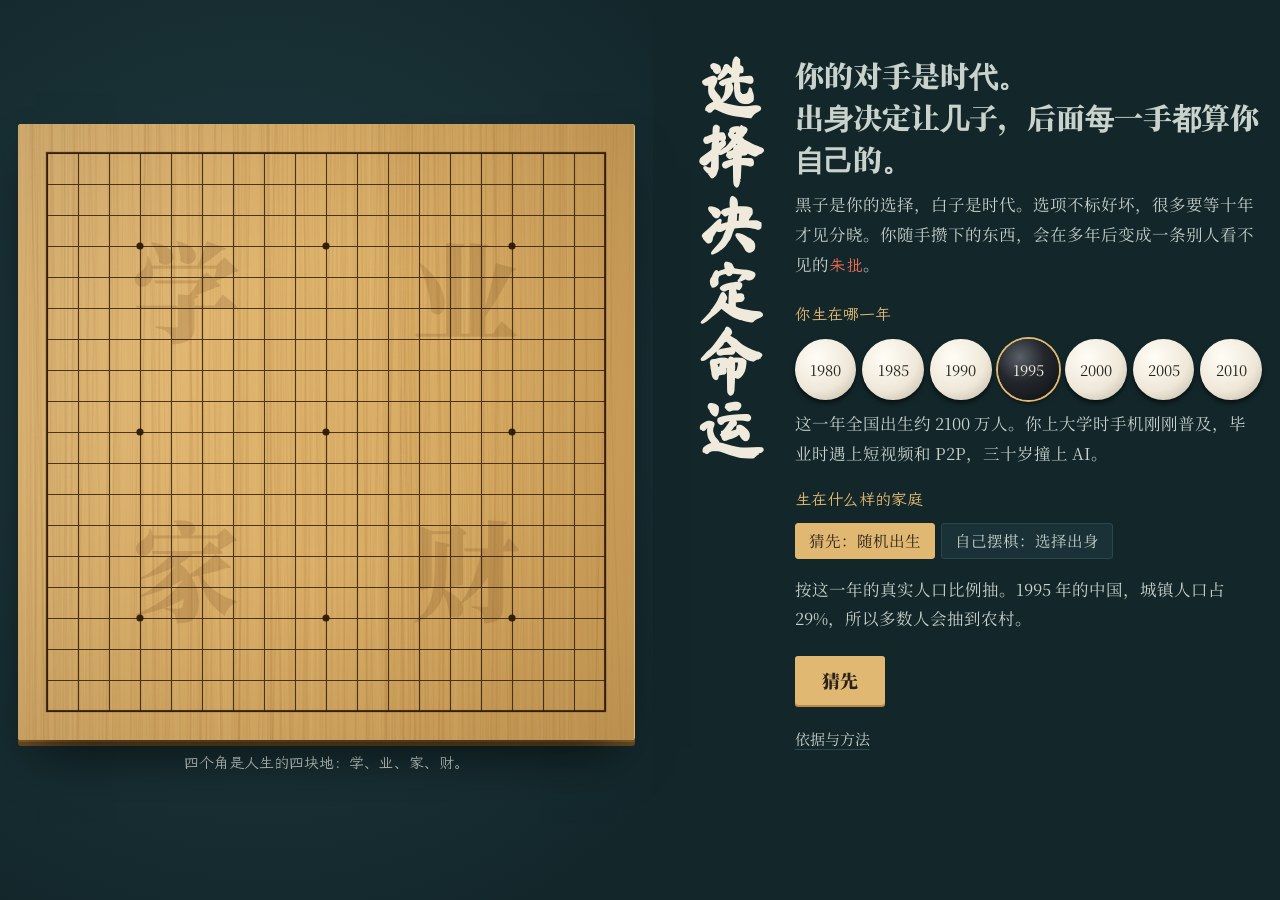
<file: index.html>
<!doctype html>
<html lang="zh-CN">
<head>
<meta charset="utf-8">
<meta name="viewport" content="width=device-width, initial-scale=1, viewport-fit=cover">
<title>选择决定命运</title>
<meta name="description" content="一局围棋式的人生模拟：选一个出生年份和家庭，用认知和积累对抗时代。黑子是你的选择，白子是时代。">
<meta property="og:title" content="选择决定命运">
<meta property="og:description" content="出身决定让几子，后面每一手都算你自己的。一局围棋式的人生模拟，1980 到 2010 年出生。">
<meta property="og:image" content="assets/og.jpg">
<meta name="theme-color" content="#13272b">
<link rel="icon" href="assets/favicon.svg" type="image/svg+xml">
<link rel="stylesheet" href="assets/css/fonts.css">
<link rel="stylesheet" href="assets/css/app.css">
<style>:root{padding-top:env(safe-area-inset-top,0px);padding-bottom:env(safe-area-inset-bottom,0px)}</style>
</head>
<body>
<div id="app"></div>
<noscript><p style="padding:24px">这个游戏需要启用 JavaScript。</p></noscript>
<script src="assets/js/series.js"></script>
<script src="assets/js/engine.js"></script>
<script src="assets/js/content/01-child.js"></script>
<script src="assets/js/content/02-school.js"></script>
<script src="assets/js/content/03-era-a.js"></script>
<script src="assets/js/content/04-era-b.js"></script>
<script src="assets/js/content/05-era-c.js"></script>
<script src="assets/js/content/06-life.js"></script>
<script src="assets/js/content/07-future.js"></script>
<script src="assets/js/content/08-city.js"></script>
<script src="assets/js/board.js"></script>
<script src="assets/js/ui.js"></script>
</body>
</html>
</file>
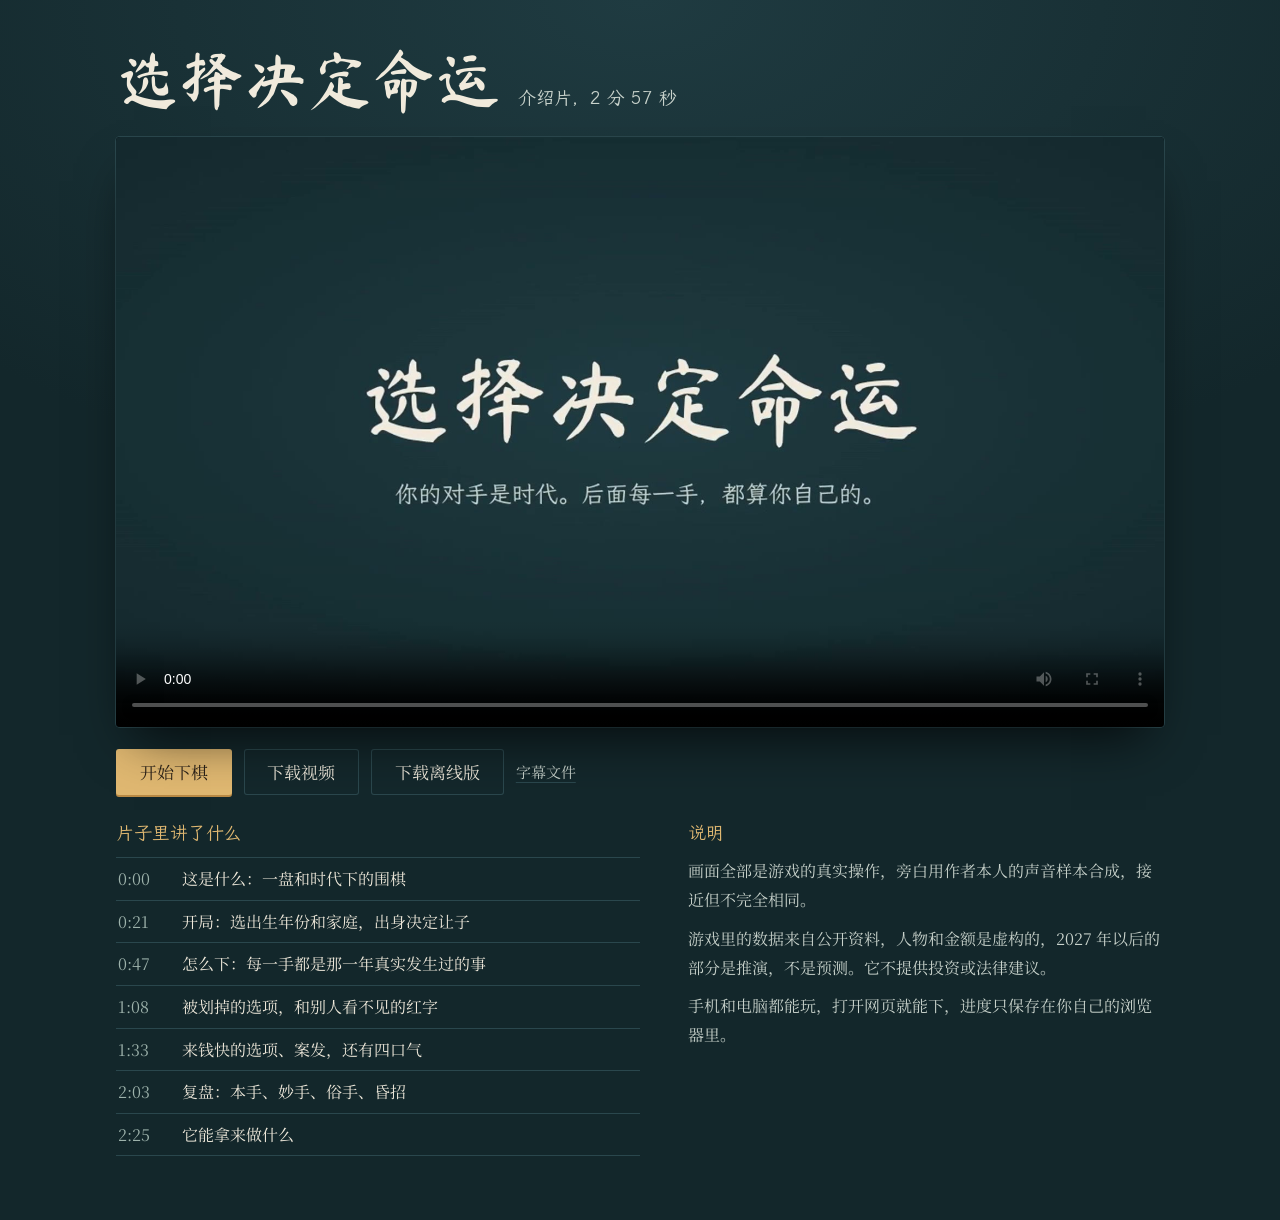
<file: video.html>
<!doctype html>
<html lang="zh-CN">
<head>
<meta charset="utf-8">
<meta name="viewport" content="width=device-width, initial-scale=1, viewport-fit=cover">
<title>选择决定命运 介绍片</title>
<meta name="description" content="《选择决定命运》介绍片，2 分 57 秒：怎么开局、怎么下、红字和红线、复盘，以及它能拿来做什么。">
<meta property="og:title" content="选择决定命运 介绍片">
<meta property="og:description" content="出身决定让几子，后面每一手都算你自己的。2 分 57 秒看懂这局棋怎么下。">
<meta property="og:image" content="video/poster.jpg">
<meta name="theme-color" content="#13272b">
<link rel="icon" href="assets/favicon.svg" type="image/svg+xml">
<link rel="stylesheet" href="assets/css/fonts.css">
<style>
:root{--room:#13272b;--room-2:#1a3237;--room-3:#2a474d;--shell:#f0eadc;--shell-2:#c9d3cc;--shell-3:#9db2ab;--kaya:#e0b871;--kaya-2:#b98a45;--ink:#2a2118;--zhu:#ec6a52;
  --f-body:"XZ Serif","Noto Serif SC","Songti SC","STSong","SimSun",serif;--f-note:"XZ Kai","LXGW WenKai","Kaiti SC","STKaiti","KaiTi",serif;--f-brush:"XZ Brush","Kaiti SC","STKaiti","KaiTi",serif;
  padding-top:env(safe-area-inset-top,0px);padding-bottom:env(safe-area-inset-bottom,0px)}
*{box-sizing:border-box}
[hidden]{display:none!important}
html,body{margin:0}
body{background:radial-gradient(120% 70% at 50% 0,#1f3b41 0,var(--room) 60%);background-color:var(--room);color:var(--shell);font-family:var(--f-body);font-size:17px;line-height:1.8;min-height:100vh}
main{max-width:1080px;margin:0 auto;padding-block:clamp(24px,5vh,56px) 64px;padding-left:max(16px,env(safe-area-inset-left,0px));padding-right:max(16px,env(safe-area-inset-right,0px));display:flex;flex-direction:column;gap:22px}
header{display:flex;align-items:baseline;gap:18px;flex-wrap:wrap}
h1{margin:0;font-family:var(--f-brush);font-weight:400;font-size:clamp(40px,6vw,64px);line-height:1.1}
header p{margin:0;font-family:var(--f-note);font-size:18px;color:var(--shell-2)}
.player{position:relative;border-radius:4px;overflow:hidden;box-shadow:0 26px 50px -18px #000b,0 0 0 1px var(--room-3);background:#000}
video{display:block;width:100%;height:auto;aspect-ratio:16/9;max-width:100%}
.act{display:flex;flex-wrap:wrap;gap:12px;align-items:center}
.go{display:inline-flex;align-items:center;gap:.5em;background:var(--kaya);color:var(--ink);font-weight:700;font-size:17px;line-height:1.3;padding:.7em 1.4em;border-radius:3px;box-shadow:0 2px 0 var(--kaya-2);text-decoration:none}
.go:hover{background:#ebc681}
.go.alt{background:transparent;color:var(--shell);box-shadow:inset 0 0 0 1px var(--room-3)}
.go.alt:hover{box-shadow:inset 0 0 0 1px var(--kaya)}
.link{color:var(--shell-2);font-size:15px;text-underline-offset:4px;text-decoration-color:var(--room-3)}
.cols{display:grid;grid-template-columns:minmax(0,1.1fr) minmax(0,1fr);gap:clamp(20px,4vw,48px)}
h2{margin:0 0 8px;font-family:var(--f-note);font-weight:400;font-size:18px;color:var(--kaya)}
ol{list-style:none;margin:0;padding:0}
ol li{border-top:1px solid var(--room-3)}
ol li:last-child{border-bottom:1px solid var(--room-3)}
ol button{all:unset;cursor:pointer;display:grid;grid-template-columns:3.4em minmax(0,1fr);gap:10px;width:100%;padding:8px 2px;font-size:16px;line-height:1.6}
ol button:hover span:last-child{color:#fff}
ol button:focus-visible{outline:2px solid var(--kaya);outline-offset:2px}
ol time{color:var(--shell-3);font-variant-numeric:tabular-nums}
.note p{margin:0 0 10px;color:var(--shell-2);font-size:16px}
@media (max-width:760px){.cols{grid-template-columns:minmax(0,1fr)}}
</style>
</head>
<body>
<main>
  <header><h1>选择决定命运</h1><p>介绍片，2 分 57 秒</p></header>
  <div class="player"><video id="v" controls playsinline preload="metadata" poster="video/poster.jpg" src="video/xuanze-jueding-mingyun.mp4"></video></div>
  <div class="act">
    <a class="go" href="index.html">开始下棋</a>
    <a class="go alt" href="video/xuanze-jueding-mingyun.mp4" download>下载视频</a>
    <a class="go alt" href="download/xuanze-jueding-mingyun-site.zip" download>下载离线版</a>
    <a class="link" href="video/xuanze-jueding-mingyun.srt" download>字幕文件</a>
  </div>
  <div class="cols">
    <section><h2>片子里讲了什么</h2><ol id="ch">
      <li><button data-t="0"><time>0:00</time><span>这是什么：一盘和时代下的围棋</span></button></li>
      <li><button data-t="21.4"><time>0:21</time><span>开局：选出生年份和家庭，出身决定让子</span></button></li>
      <li><button data-t="47.3"><time>0:47</time><span>怎么下：每一手都是那一年真实发生过的事</span></button></li>
      <li><button data-t="67.7"><time>1:08</time><span>被划掉的选项，和别人看不见的红字</span></button></li>
      <li><button data-t="92.8"><time>1:33</time><span>来钱快的选项、案发，还有四口气</span></button></li>
      <li><button data-t="123.2"><time>2:03</time><span>复盘：本手、妙手、俗手、昏招</span></button></li>
      <li><button data-t="145.1"><time>2:25</time><span>它能拿来做什么</span></button></li>
    </ol></section>
    <section class="note"><h2>说明</h2>
      <p>画面全部是游戏的真实操作，旁白用作者本人的声音样本合成，接近但不完全相同。</p>
      <p>游戏里的数据来自公开资料，人物和金额是虚构的，2027 年以后的部分是推演，不是预测。它不提供投资或法律建议。</p>
      <p>手机和电脑都能玩，打开网页就能下，进度只保存在你自己的浏览器里。</p>
    </section>
  </div>
</main>
<script>
document.querySelectorAll('#ch button').forEach(b => b.addEventListener('click', () => { const v = document.getElementById('v'); v.currentTime = +b.dataset.t; v.play().catch(() => {}); }));
</script>
</body>
</html>
</file>
<file: assets/css/fonts.css>
/* 按游戏实际用字裁剪的字体，全部 SIL Open Font License 1.1，见 ../fonts/README.md */
@font-face{font-family:"XZ Serif";src:url(../fonts/serif.woff2) format("woff2");font-weight:400 700;font-display:swap}
@font-face{font-family:"XZ Disp";src:url(../fonts/disp.woff2) format("woff2");font-weight:700 900;font-display:swap}
@font-face{font-family:"XZ Kai";src:url(../fonts/kai.woff2) format("woff2");font-weight:400;font-display:swap}
@font-face{font-family:"XZ Brush";src:url(../fonts/brush.woff2) format("woff2");font-weight:400;font-display:swap}
</file>
<file: assets/css/app.css>
/* 棋室：青黛色的房间，榧木棋盘是唯一的大色块。朱砂只用来批注。左边是棋盘，右边是棋评。 */
:root{
  color-scheme:dark;
  --room:#13272b;--room-2:#1a3237;--room-3:#2a474d;
  --shell:#f0eadc;--shell-2:#c9d3cc;--shell-3:#9db2ab;
  --kaya:#e0b871;--kaya-2:#b98a45;--slate:#15181b;
  --zhu:#ec6a52;--zhu-deep:#b8291e;--paper:#e9dfc9;--ink:#2a2118;
  --sys:#e8705f;--fam:#79a9e6;--sex:#c79be0;--time:#b4b8ad;
  --f-disp:"XZ Disp","Noto Serif SC","Songti SC","STSong","SimSun",serif;
  --f-body:"XZ Serif","Noto Serif SC","Songti SC","STSong","SimSun",serif;
  --f-note:"XZ Kai","LXGW WenKai","Kaiti SC","STKaiti","KaiTi",serif;
  --f-brush:"XZ Brush","Kaiti SC","STKaiti","KaiTi",serif;
}
*{box-sizing:border-box}
[hidden]{display:none!important}
html,body{height:100%}
body{margin:0;background:var(--room);color:var(--shell);font-family:var(--f-body);font-size:17px;line-height:1.85;-webkit-text-size-adjust:100%;font-variant-numeric:tabular-nums}
button{font:inherit;color:inherit;background:none;border:0;padding:0;cursor:pointer;text-align:left}
h1,h2,h3,p,ul,ol{margin:0;padding:0}
ul,ol{list-style:none}
:focus-visible{outline:2px solid var(--kaya);outline-offset:3px}
.sr{position:absolute;width:1px;height:1px;overflow:hidden;clip:rect(0 0 0 0)}
#app{min-height:100%}

/* 主按钮：一块木头 */
.go{display:inline-flex;align-items:center;gap:.6em;background:var(--kaya);color:var(--ink);font-family:var(--f-disp);font-weight:700;font-size:18px;line-height:1.3;padding:.72em 1.5em;border-radius:3px;box-shadow:0 2px 0 var(--kaya-2);transition:transform .08s,box-shadow .08s}
.go:hover{background:#ebc681}
.go:active{transform:translateY(2px);box-shadow:none}
.go[disabled]{opacity:.45;cursor:default}
.link{color:var(--shell-2);font-size:15px;text-decoration:underline;text-underline-offset:4px;text-decoration-color:var(--room-3)}
.link:hover{color:var(--shell);text-decoration-color:var(--kaya)}

/* ---------- 版式：棋盘 + 棋评 ---------- */
.stage{display:grid;grid-template-columns:minmax(0,1.04fr) minmax(0,1fr);min-height:100%}
.left{position:sticky;top:0;height:100dvh;display:flex;flex-direction:column;justify-content:center;align-items:center;gap:12px;padding-block:18px;padding-left:max(18px,env(safe-area-inset-left,0px));padding-right:18px;background:radial-gradient(120% 90% at 40% 45%,#1f3b41 0,var(--room) 70%)}
.band{width:min(100%,calc(100dvh - 128px));aspect-ratio:1;position:relative;box-shadow:0 26px 50px -18px #000b,0 2px 0 #8a6530,0 6px 0 #6e4e23;border-radius:3px;overflow:hidden;background:var(--kaya)}
.band canvas{display:block}
.right{min-width:0;padding-block:clamp(26px,6vh,64px) 64px;padding-left:clamp(18px,3.4vw,52px);padding-right:max(18px,env(safe-area-inset-right,0px));display:flex;flex-direction:column}
.right>*{width:100%;max-width:640px}
.cap{width:min(100%,calc(100dvh - 128px));min-height:1.6em;font-family:var(--f-note);font-size:15px;line-height:1.5;color:var(--shell-2);text-align:center}
.cap b{color:var(--shell);font-weight:400}

/* 局面信息 */
.hud{width:min(100%,calc(100dvh - 128px));display:grid;grid-template-columns:auto repeat(3,minmax(0,1fr)) auto;gap:0 18px;align-items:center;font-size:14px;line-height:1.35}
.hud .who{min-width:0;overflow:hidden;font-family:var(--f-note)}
.hud .who b{display:block;font-weight:400;font-size:17px;color:var(--shell);white-space:nowrap}
.hud .who span{display:block;color:var(--shell-3);font-size:13px;white-space:nowrap;overflow:hidden;text-overflow:ellipsis}
.hud .st{min-width:0}
.hud .st span{display:block;color:var(--shell-3);font-size:12.5px}
.hud .st b{display:block;font-weight:600;font-size:17px;white-space:nowrap;color:var(--shell)}
.qi{display:flex;flex-direction:column;align-items:center;gap:0}
.qi svg{width:70px;height:70px;display:block}
.qi svg text{font-family:var(--f-note);font-size:10px;fill:var(--shell-2);text-anchor:middle;dominant-baseline:central}
.hud .tools{display:none}
.tools{display:flex;gap:12px;align-items:center;justify-content:flex-end;font-size:14px}
.tb{display:flex;justify-content:space-between;align-items:center;gap:12px;margin-bottom:clamp(14px,3vh,26px);font-size:14px;color:var(--shell-3)}
.tb .mv{font-family:var(--f-note);font-size:15px}

/* ---------- 一手棋 ---------- */
.turn{display:grid;grid-template-columns:auto minmax(0,1fr);gap:clamp(14px,2.2vw,30px);align-items:start}
.yr{writing-mode:vertical-rl;font-family:var(--f-disp);font-weight:900;font-size:clamp(34px,3.4vw,46px);line-height:1;letter-spacing:.04em;color:var(--kaya);display:flex;flex-direction:row;gap:.28em;align-items:flex-start;user-select:none}
.yr small{font-family:var(--f-note);font-weight:400;font-size:15px;letter-spacing:.14em;color:var(--shell-3);writing-mode:vertical-rl}
.yr.fut b{color:transparent;-webkit-text-stroke:1.2px var(--kaya)}
.yr b{font-weight:900}
.body{min-width:0;display:flex;flex-direction:column;gap:16px}
.ttl{font-family:var(--f-disp);font-weight:900;font-size:clamp(26px,2.6vw,33px);line-height:1.3;text-wrap:balance}
.tag{display:inline-block;margin-left:.6em;font-family:var(--f-note);font-weight:400;font-size:13px;letter-spacing:.06em;color:var(--kaya);border:1px dashed var(--kaya-2);padding:0 .5em;border-radius:2px;vertical-align:.3em}
.txt{display:flex;flex-direction:column;gap:.5em;font-size:18px;line-height:1.9;color:var(--shell)}

.doc{background:var(--paper);color:var(--ink);padding:14px 18px;border-radius:2px;font-size:16px;line-height:1.75;box-shadow:0 10px 20px -14px #000}
.doc h4{margin:0 0 6px;font-weight:400;font-size:13.5px;color:#6d5a3f;font-family:var(--f-note)}
.doc p+p{margin-top:.4em}
.quiz{display:flex;flex-direction:column;gap:10px}
.quiz .q{font-family:var(--f-note);font-size:16.5px;color:var(--kaya);line-height:1.6}
.cl{display:block;width:100%;padding:6px 8px;margin-inline:-8px;border-radius:2px;line-height:1.6;color:inherit}
.cl+.cl{margin-top:2px}
.cl:hover:not([disabled]){background:#c9a96a44}
.cl[disabled]{cursor:default}
.cl.ok{background:#b8291e1f;box-shadow:inset 0 -2px 0 var(--zhu-deep);font-weight:600}
.cl.no{text-decoration:line-through;text-decoration-color:#6d5a3f;color:#6d5a3f}
.calc{display:grid;grid-template-columns:repeat(4,minmax(0,1fr));gap:8px}
.calc button{padding:10px 6px;text-align:center;border:1px solid var(--room-3);border-radius:3px;font-size:17px;background:var(--room-2)}
.calc button:hover:not([disabled]){border-color:var(--kaya)}
.calc button[disabled]{cursor:default;opacity:.55}
.calc button.ok{opacity:1;border-color:var(--zhu);color:var(--shell);box-shadow:inset 0 0 0 1px var(--zhu)}
.exp{font-family:var(--f-note);font-size:16px;line-height:1.7;color:var(--shell-2)}

.clock{display:flex;align-items:center;gap:12px;font-family:var(--f-note);font-size:15px;color:var(--zhu)}
.clock i{flex:1;height:3px;background:var(--room-3);overflow:hidden;display:block}
.clock i b{display:block;height:100%;background:var(--zhu);width:100%;transform-origin:left}
.clock em{font-style:normal;font-family:var(--f-brush);font-size:30px;line-height:1;min-width:1.2em;text-align:right;color:var(--zhu)}

.opts{display:flex;flex-direction:column}
.opt{position:relative;display:grid;grid-template-columns:30px minmax(0,1fr) auto;gap:10px;align-items:start;width:100%;padding:12px 2px;border-top:1px solid var(--room-3);line-height:1.6;font-size:17px;transition:color .15s}
.opts .opt:last-child{border-bottom:1px solid var(--room-3)}
.pt{position:relative;width:24px;height:24px;margin-top:2px;flex:none}
.pt::before,.pt::after{content:"";position:absolute;background:var(--shell-3);opacity:.55}
.pt::before{left:50%;top:0;bottom:0;width:1px}
.pt::after{top:50%;left:0;right:0;height:1px}
.pt i{position:absolute;z-index:1;inset:1px;border-radius:50%;transform:scale(.3);opacity:0;background:radial-gradient(circle at 36% 32%,#5a6068 0,#23272c 42%,#0d0f11 100%);transition:transform .12s,opacity .12s;box-shadow:0 2px 3px #0008}
.opt:hover:not([disabled]) .pt i,.opt:focus-visible .pt i{transform:scale(1);opacity:.5}
.opt.me .pt i{transform:scale(1);opacity:1}
.opt:hover:not([disabled]){color:#fff}
.opt[disabled]{cursor:default}
.opt.dim{color:var(--shell-3)}
.opt.dim .pt{opacity:.4}
.k{font-size:12.5px;color:var(--shell-3);font-family:var(--f-note);padding-top:4px}

.opt.lock{color:var(--shell-3)}
.opt.lock .s{position:relative}
.opt.lock .s u{text-decoration:none;background:linear-gradient(transparent 52%,var(--lc,var(--sys)) 52%,var(--lc,var(--sys)) 60%,transparent 60%)}
.by{font-family:var(--f-note);font-size:13px;padding:1px 7px;border-radius:2px;color:var(--ink);background:var(--lc,var(--sys));line-height:1.5;margin-top:3px;white-space:nowrap}
.why{grid-column:2/-1;font-family:var(--f-note);font-size:15px;color:var(--shell-2)}

.opt.zhu{color:var(--zhu);font-family:var(--f-note);font-size:18.5px}
.opt.zhu:hover:not([disabled]){color:#ff8a70}
.opt.zhu .s{display:block;animation:write .9s steps(26) both}
.opt.zhu small{display:block;font-size:14px;color:#e9a292;line-height:1.5;margin-top:2px}
@keyframes write{from{clip-path:inset(0 100% 0 0)}to{clip-path:inset(0 0 0 0)}}

.feed .opt{background:var(--room-2);border:0;border-radius:3px;margin-bottom:6px;padding:12px 12px;grid-template-columns:30px minmax(0,1fr) auto}
.feed.opts .opt:last-child{border-bottom:0}
.feed .s::before{content:"@热搜 ";font-family:var(--f-note);color:var(--kaya);font-size:14px}

.res{display:flex;flex-direction:column;gap:12px}
.res .out{font-family:var(--f-note);font-size:18.5px;line-height:1.8;color:var(--shell);display:flex;flex-direction:column;gap:.4em}
.delta{font-size:14.5px;color:var(--shell-3)}
.delta b{font-weight:600;color:var(--shell)}
.delta b.neg{color:var(--zhu)}
.seedn{font-family:var(--f-note);font-size:15px;color:var(--kaya)}
.pay{display:grid;grid-template-columns:auto minmax(0,1fr) auto;gap:10px;align-items:center;padding:12px 14px;background:#b8291e22;border-radius:3px;animation:pop .4s ease-out}
.pay .s0{font-family:var(--f-note);font-size:14.5px;color:var(--shell-2);grid-column:1/-1}
.pay .ln{height:2px;background:var(--zhu);transform-origin:left;animation:draw .9s .1s ease-out both}
.pay b{font-family:var(--f-disp);font-weight:900;font-size:19px;color:var(--zhu)}
.pay p{grid-column:1/-1;font-family:var(--f-note);font-size:17px;line-height:1.65;color:var(--shell)}
@keyframes draw{from{transform:scaleX(0)}}
@keyframes pop{from{transform:scale(.98);opacity:.2}}
.act{display:flex;gap:16px;align-items:center;flex-wrap:wrap;padding-top:6px}
.narr .act{padding-top:0}

/* ---------- 开局 ---------- */
.home{gap:22px}
.hero{display:grid;grid-template-columns:auto minmax(0,1fr);gap:clamp(16px,2.4vw,34px);align-items:start}
.logo{position:sticky;top:26px;writing-mode:vertical-rl;font-family:var(--f-brush);font-size:clamp(46px,5.2vw,68px);line-height:1.02;letter-spacing:.02em;color:var(--shell);user-select:none}
.hmain{min-width:0;display:flex;flex-direction:column;gap:20px}
.hero .say{display:flex;flex-direction:column;gap:10px}
.hero .big{font-family:var(--f-disp);font-weight:900;font-size:clamp(23px,2.3vw,29px);line-height:1.45;text-wrap:balance}
.hero p{color:var(--shell-2);font-size:16.5px;line-height:1.8}
.hero p em{font-style:normal;color:var(--zhu);font-family:var(--f-note)}
.sec{display:flex;flex-direction:column;gap:9px}
.sec h3{font-family:var(--f-note);font-weight:400;font-size:16px;color:var(--kaya)}
.years{display:grid;grid-template-columns:repeat(7,minmax(0,1fr));gap:6px}
.yb{aspect-ratio:1;border-radius:50%;display:flex;align-items:center;justify-content:center;font-weight:600;font-size:clamp(13px,1.15vw,16px);background:radial-gradient(circle at 36% 30%,#fffdf6 0,#efe8d9 58%,#bdb39f 100%);color:#23201a;box-shadow:0 3px 5px #0009;transition:transform .1s}
.yb:hover{transform:translateY(-2px)}
.yb[aria-pressed=true]{background:radial-gradient(circle at 36% 30%,#5a6068 0,#23272c 42%,#0d0f11 100%);color:#f3eee2;box-shadow:0 0 0 2px var(--kaya),0 3px 5px #0009}
.note{font-size:15.5px;line-height:1.75;color:var(--shell-2)}
.seg{display:flex;flex-wrap:wrap;gap:6px}
.seg button{padding:5px 13px;border:1px solid var(--room-3);border-radius:3px;font-size:15.5px;line-height:1.5;color:var(--shell-2);background:var(--room-2)}
.seg button:hover{border-color:var(--kaya-2);color:var(--shell)}
.seg button[aria-pressed=true]{background:var(--kaya);border-color:var(--kaya);color:var(--ink);font-weight:600}
.cls{display:flex;flex-direction:column}
.cl1{display:grid;grid-template-columns:minmax(0,1fr) auto;gap:0 14px;width:100%;padding:8px 2px;border-top:1px solid var(--room-3);line-height:1.5}
.cl1 b{font-weight:600;font-size:16.5px}
.cl1 em{font-style:normal;font-size:14px;color:var(--shell-3);font-family:var(--f-note);white-space:nowrap}
.cl1 span{grid-column:1/-1;font-size:14.5px;color:var(--shell-3)}
.cl1:hover b{color:#fff}
.cl1[aria-pressed=true]{background:var(--room-2);box-shadow:-10px 0 0 var(--room-2),10px 0 0 var(--room-2)}
.cl1[aria-pressed=true] b{color:var(--kaya)}
.lot{padding:12px 14px;background:var(--room-2);border-radius:3px;font-size:16px;line-height:1.75}
.lot b{font-weight:600;color:var(--kaya)}
.rec{font-family:var(--f-note);font-size:14.5px;color:var(--shell-3)}

/* ---------- 过场 ---------- */
.ov{position:fixed;inset:0;z-index:40;display:flex;align-items:center;justify-content:center;gap:clamp(24px,5vw,72px);background:#0d1c1fee;padding:24px;padding-left:max(24px,env(safe-area-inset-left,0px));padding-right:max(24px,env(safe-area-inset-right,0px));animation:fd .3s}
.ov .w{writing-mode:vertical-rl;font-family:var(--f-brush);font-size:clamp(84px,14vw,150px);line-height:1;color:var(--shell)}
.ov .c{max-width:24em;display:flex;flex-direction:column;gap:14px}
.ov .c p{font-size:17px;color:var(--shell-2)}
.ov .row{display:flex;gap:18px;flex-wrap:wrap;font-family:var(--f-note);font-size:16px}
@keyframes fd{from{opacity:0}}

/* ---------- 依据页 ---------- */
.sheet{position:fixed;inset:0;z-index:50;overflow:auto;background:var(--room);padding-block:32px 60px;padding-left:max(18px,env(safe-area-inset-left,0px));padding-right:max(18px,env(safe-area-inset-right,0px))}
.sheet .in{max-width:760px;margin:0 auto;display:flex;flex-direction:column;gap:22px}
.sheet h2{font-family:var(--f-disp);font-weight:900;font-size:30px;line-height:1.3}
.sheet h3{font-family:var(--f-disp);font-weight:700;font-size:20px;color:var(--kaya)}
.sheet p,.sheet li{font-size:16px;line-height:1.8;color:var(--shell-2)}
.sheet li{padding:3px 0}
.sheet blockquote{margin:0;padding:12px 16px;background:var(--room-2);font-family:var(--f-note);font-size:16.5px;line-height:1.85;color:var(--shell)}
.lv{display:inline-block;font-family:var(--f-note);font-size:13px;padding:0 6px;margin-right:6px;border:1px solid var(--room-3);border-radius:2px;color:var(--kaya)}

/* ---------- 复盘 ---------- */
.rv{max-width:1180px;margin:0 auto;padding-block:clamp(26px,5vh,56px) 70px;padding-left:max(18px,env(safe-area-inset-left,0px));padding-right:max(18px,env(safe-area-inset-right,0px));display:flex;flex-direction:column;gap:clamp(36px,6vh,64px)}
.vd{display:grid;grid-template-columns:minmax(0,1fr) minmax(0,1fr);gap:clamp(20px,4vw,56px);align-items:center}
.vd .bd{aspect-ratio:1;position:relative;box-shadow:0 26px 50px -18px #000b,0 2px 0 #8a6530,0 6px 0 #6e4e23;border-radius:3px;overflow:hidden}
.vd .t{display:flex;flex-direction:column;gap:14px;min-width:0}
.rs{font-family:var(--f-brush);font-size:clamp(50px,7vw,92px);line-height:1.08;color:var(--shell)}
.rs.win{color:var(--kaya)}
.rs.lose{color:var(--zhu)}
.vd .sub{font-size:18px;color:var(--shell-2);line-height:1.8}
.lad{display:flex;flex-direction:column-reverse;gap:3px}
.lad div{display:grid;grid-template-columns:5.5em minmax(0,1fr);gap:10px;align-items:center;font-size:14.5px;color:var(--shell-3);padding:2px 8px;border-radius:2px;background:var(--room-2)}
.lad div b{font-weight:400;font-family:var(--f-note);font-size:14.5px;text-align:right;color:var(--shell-2);white-space:nowrap}
.lad .end{background:var(--kaya);color:var(--ink)}
.lad .end b{color:var(--ink)}
.lad .sta{box-shadow:inset 0 0 0 1px var(--shell-3)}
.nums{display:grid;grid-template-columns:repeat(4,minmax(0,1fr));gap:12px}
.nums span{display:block;color:var(--shell-3);font-size:13.5px;line-height:1.4}
.nums b{display:block;font-size:20px;font-weight:600;line-height:1.4;white-space:nowrap}
.blk{display:flex;flex-direction:column;gap:14px;min-width:0}
.blk>h2{font-family:var(--f-disp);font-weight:900;font-size:clamp(23px,2.4vw,28px);line-height:1.35;text-wrap:balance}
.blk>.lede{color:var(--shell-2);font-size:16.5px;max-width:42em}
.two{display:grid;grid-template-columns:minmax(0,1fr) minmax(0,1fr);gap:clamp(24px,4vw,56px)}
.stg{font-family:var(--f-brush);font-size:30px;line-height:1.2;color:var(--kaya);padding-top:12px}
.mvr{display:grid;grid-template-columns:34px 6.8em minmax(0,1fr) auto;gap:8px 10px;align-items:baseline;width:100%;padding:9px 4px;border-top:1px solid var(--room-3);font-size:16px;line-height:1.55}
.mvr:hover{background:var(--room-2)}
.mvr .no{width:26px;height:26px;border-radius:50%;background:radial-gradient(circle at 36% 32%,#5a6068 0,#23272c 42%,#0d0f11 100%);color:#f3eee2;display:flex;align-items:center;justify-content:center;font-size:12.5px;align-self:center}
.mvr .yy{color:var(--shell-3);font-size:14px}
.mvr .ti{min-width:0}
.mvr .ti em{font-style:normal;color:var(--shell-3);font-size:14.5px;display:block}
.seal{font-family:var(--f-disp);font-weight:900;font-size:14px;line-height:1;padding:5px 6px;border-radius:2px;white-space:nowrap}
.seal.miao{background:var(--zhu-deep);color:#fff2e6}
.seal.ben{background:var(--kaya);color:var(--ink)}
.seal.ping{color:var(--shell-3);border:1px solid var(--room-3)}
.seal.su{color:var(--zhu);border:1px solid var(--zhu)}
.seal.hun{background:#0c0e10;color:var(--zhu);border:1px solid var(--zhu);text-decoration:line-through}
.mdet{grid-column:2/-1;display:flex;flex-direction:column;gap:6px;font-size:16px;line-height:1.75;color:var(--shell-2);padding-bottom:8px}
.mdet .bt{font-family:var(--f-note);color:var(--zhu)}
.mdet .srcs{font-size:14px;color:var(--shell-3)}
.chain{display:flex;flex-direction:column;gap:10px}
.chain li{display:grid;grid-template-columns:auto minmax(30px,1fr) auto;gap:4px 10px;align-items:center}
.chain li i{height:2px;background:var(--zhu);display:block}
.chain li b{font-family:var(--f-disp);font-weight:900;font-size:18px;color:var(--zhu)}
.chain li p{grid-column:1/-1;font-size:15.5px;line-height:1.65;color:var(--shell-2)}
.miss li{padding:8px 0;border-top:1px solid var(--room-3);font-size:16px;line-height:1.6}
.miss li span{display:block;font-family:var(--f-note);color:var(--zhu);font-size:14.5px}
.dm{display:grid;grid-template-columns:5.6em minmax(0,1fr) 2.2em;gap:4px 10px;align-items:center;font-size:15.5px}
.dm+.dm{margin-top:8px}
.dm i{display:block;height:8px;background:var(--room-3);border-radius:2px;overflow:hidden}
.dm i b{display:block;height:100%;background:var(--kaya);border-radius:0 2px 2px 0}
.dm.low i b{background:var(--zhu)}
.dm p{grid-column:2/-1;font-size:14px;color:var(--shell-3);line-height:1.5}
.chart{width:100%;display:block;overflow:visible}
.chart text{font-family:var(--f-body);font-size:12.5px;fill:var(--shell-3)}
.chart .lb{fill:var(--shell);font-size:13px}
.chart .vl{fill:var(--shell);font-size:13px;font-weight:600}
.tip{position:absolute;pointer-events:none;background:var(--paper);color:var(--ink);font-size:14px;line-height:1.45;padding:5px 9px;border-radius:2px;white-space:nowrap;transform:translate(-50%,-115%);box-shadow:0 8px 14px -8px #000}
.relv{position:relative}
.foot{display:flex;gap:14px;flex-wrap:wrap;align-items:center}
.card{font-family:var(--f-note);background:var(--paper);color:var(--ink);padding:14px 16px;font-size:16px;line-height:1.8;border-radius:2px;white-space:pre-wrap}

/* ---------- 手机 ---------- */
@media (max-width:900px){
  body{font-size:16.5px}
  .stage{display:block}
  .left{position:sticky;top:env(safe-area-inset-top,0px);z-index:20;height:auto;padding-block:8px 0;padding-left:max(12px,env(safe-area-inset-left,0px));padding-right:max(12px,env(safe-area-inset-right,0px));gap:6px;background:var(--room);box-shadow:0 8px 12px -10px #000}
  body::before{content:"";position:fixed;inset:0 0 auto;height:env(safe-area-inset-top,0px);z-index:30;background:var(--room)}
  .band{width:100%;height:112px;aspect-ratio:auto;box-shadow:0 1px 0 #8a6530,0 3px 0 #6e4e23;cursor:pointer}
  .band canvas{transition:transform .5s cubic-bezier(.3,.7,.2,1)}
  .band.open{height:calc(100vw - 24px);max-height:70dvh}
  .band.open canvas{transform:none!important}
  .hud,.cap{width:100%}
  .hud{grid-template-columns:minmax(0,1.15fr) repeat(3,minmax(0,1fr)) auto;gap:0 8px}
  .hud .who b{font-size:15px}
  .hud .who span{font-size:12px}
  .hud .st span{font-size:11.5px}
  .hud .st b{font-size:14.5px}
  .qi svg{width:44px;height:44px}
  .cap{display:none}
  .k{display:none}
  .opt{grid-template-columns:30px minmax(0,1fr)}
  .opt.lock{grid-template-columns:30px minmax(0,1fr) auto}
  .right{padding-block:16px 44px;padding-left:max(16px,env(safe-area-inset-left,0px));padding-right:max(16px,env(safe-area-inset-right,0px))}
  .right>*{max-width:none}
  .turn{display:flex;flex-direction:column;gap:6px}
  .yr{writing-mode:horizontal-tb;font-size:24px;align-items:baseline;flex-direction:row;gap:.5em}
  .yr small{writing-mode:horizontal-tb;letter-spacing:.04em;font-size:14px}
  .txt{font-size:17px;line-height:1.85}
  .calc{grid-template-columns:repeat(2,minmax(0,1fr))}
  .home .hero{grid-template-columns:minmax(0,1fr);gap:12px}
  .logo{position:static;writing-mode:horizontal-tb;font-size:min(13vw,60px);line-height:1.1;letter-spacing:0;white-space:nowrap}
  .home-on .band{height:46vw}
  .vd,.two{grid-template-columns:minmax(0,1fr)}
  .nums{grid-template-columns:repeat(2,minmax(0,1fr))}
  .mvr{grid-template-columns:30px minmax(0,1fr) auto}
  .mvr .yy{grid-column:2/-1;grid-row:2;font-size:13px}
  .mvr .ti{grid-column:2}
  .mdet{grid-column:1/-1}
  .ov{flex-direction:row}
  .ov .w{font-size:72px}
}
@media (prefers-reduced-motion:reduce){*{animation:none!important;transition:none!important}}
</file>
